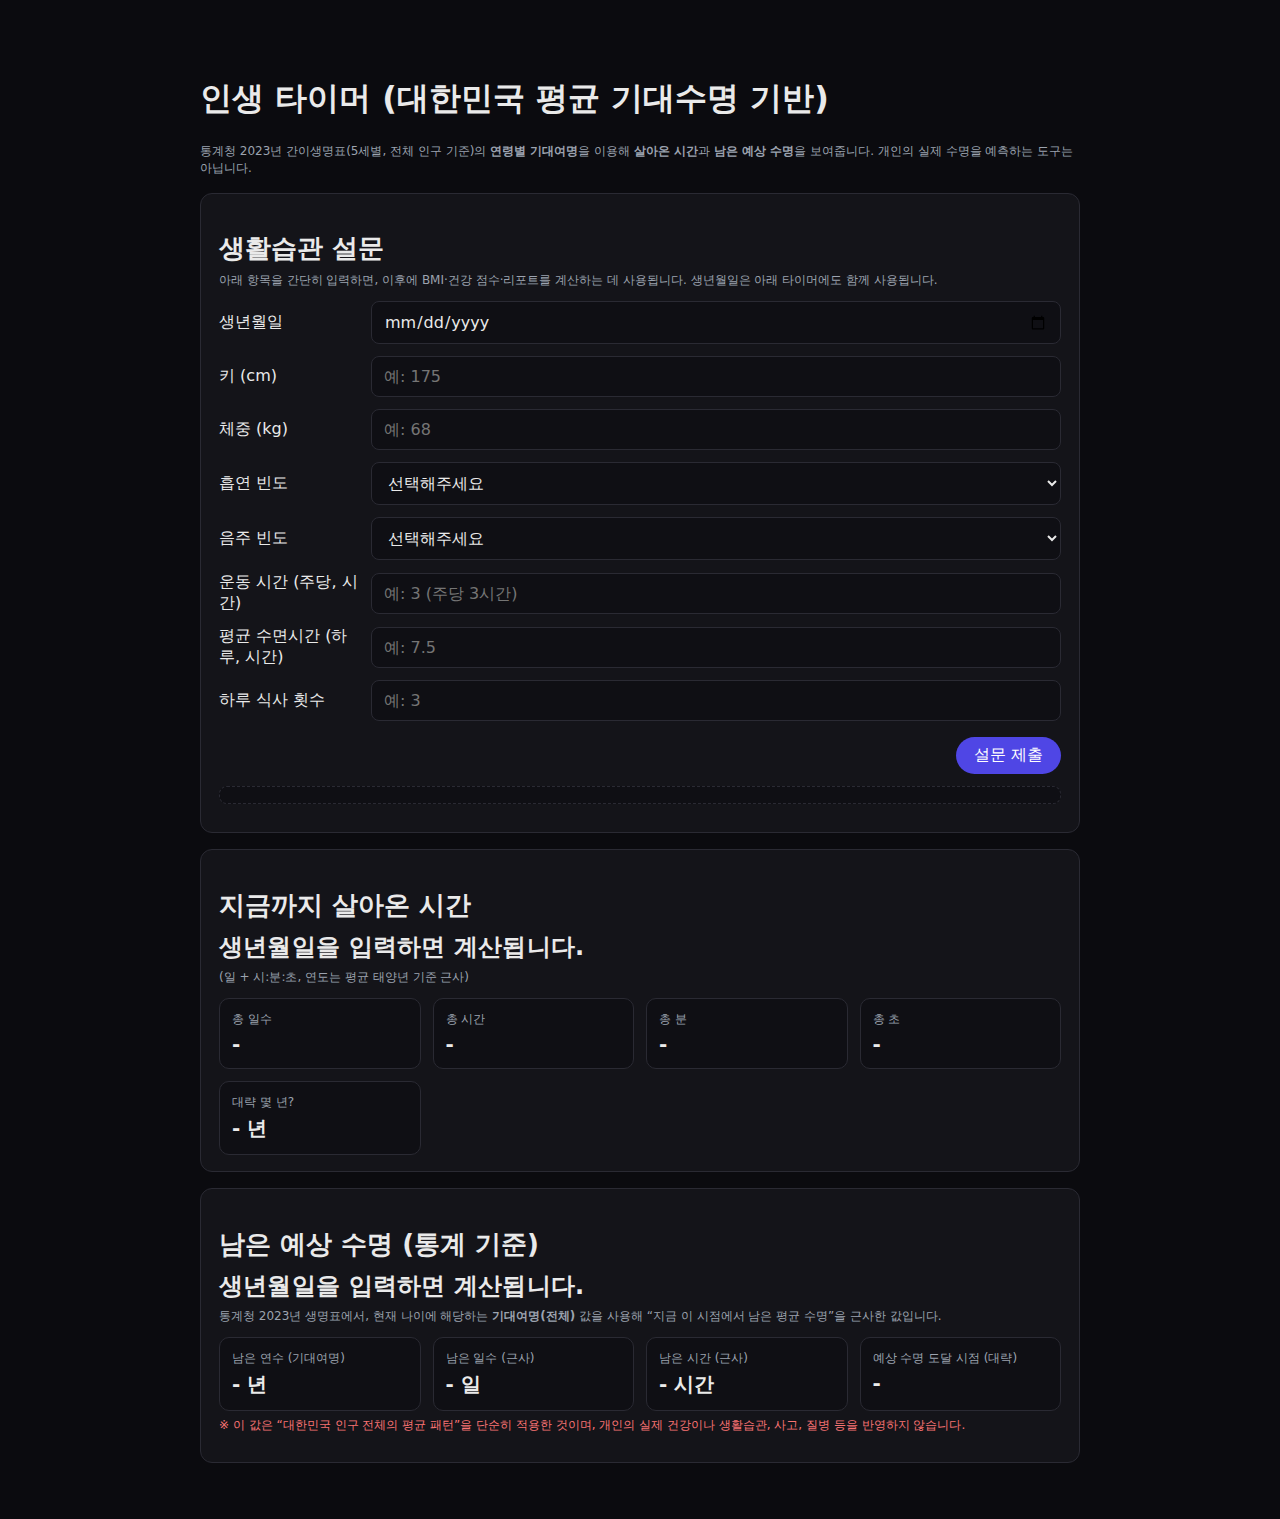
<file: index.html>
<!doctype html>
<html lang="ko">
<head>
  <meta charset="utf-8" />
  <title>인생 타이머 & 생활습관 설문</title>
  <meta name="viewport" content="width=device-width, initial-scale=1" />

  <link rel="stylesheet" href="style.css" />
</head>
<body>
  <div class="wrap">
    <h1>인생 타이머 (대한민국 평균 기대수명 기반)</h1>
    <p class="sub">
      통계청 2023년 간이생명표(5세별, 전체 인구 기준)의 <b>연령별 기대여명</b>을 이용해
      <b>살아온 시간</b>과 <b>남은 예상 수명</b>을 보여줍니다. 개인의 실제 수명을 예측하는 도구는 아닙니다.
    </p>

    <!-- 🟡 1. 생활습관 설문 (맨 위로 이동) -->
    <section id="survey-section" class="card">
      <h2 class="title">생활습관 설문</h2>
      <p class="sub">
        아래 항목을 간단히 입력하면, 이후에 BMI·건강 점수·리포트를 계산하는 데 사용됩니다.
        생년월일은 아래 타이머에도 함께 사용됩니다.
      </p>

      <form id="lifestyle-form">
        <!-- 설문용 생년월일 = 타이머에 쓰는 생년월일 -->
        <div class="row">
          <label for="survey-birth">생년월일</label>
          <input
            id="survey-birth"
            name="birth"
            type="date"
            required
          />
        </div>

        <!-- 키 / 체중 -->
        <div class="row">
          <label for="height">키 (cm)</label>
          <input
            id="height"
            name="height"
            type="number"
            min="50"
            max="250"
            placeholder="예: 175"
            required
          />
        </div>

        <div class="row">
          <label for="weight">체중 (kg)</label>
          <input
            id="weight"
            name="weight"
            type="number"
            min="20"
            max="250"
            placeholder="예: 68"
            required
          />
        </div>

        <!-- 흡연 -->
        <div class="row">
          <label for="smoking">흡연 빈도</label>
          <select id="smoking" name="smoking" required>
            <option value="" disabled selected>선택해주세요</option>
            <option value="none">전혀 피우지 않음</option>
            <option value="rare">가끔 (주 1~2회)</option>
            <option value="light">매일, 하루 1~5개비</option>
            <option value="medium">매일, 하루 6~10개비</option>
            <option value="heavy">매일, 하루 11개비 이상</option>
          </select>
        </div>

        <!-- 음주 -->
        <div class="row">
          <label for="alcohol">음주 빈도</label>
          <select id="alcohol" name="alcohol" required>
            <option value="" disabled selected>선택해주세요</option>
            <option value="none">전혀 마시지 않음</option>
            <option value="rare">가끔 (월 1~2회)</option>
            <option value="weekly">주 1~2회</option>
            <option value="often">주 3회 이상</option>
          </select>
        </div>

        <!-- 운동 -->
        <div class="row">
          <label for="exercise">운동 시간 (주당, 시간)</label>
          <input
            id="exercise"
            name="exercise_hours_per_week"
            type="number"
            min="0"
            max="168"
            step="0.5"
            placeholder="예: 3 (주당 3시간)"
            required
          />
        </div>

        <!-- 수면 -->
        <div class="row">
          <label for="sleep">평균 수면시간 (하루, 시간)</label>
          <input
            id="sleep"
            name="sleep_hours"
            type="number"
            min="0"
            max="24"
            step="0.5"
            placeholder="예: 7.5"
            required
          />
        </div>

        <!-- 식사 -->
        <div class="row">
          <label for="meals">하루 식사 횟수</label>
          <input
            id="meals"
            name="meals_per_day"
            type="number"
            min="0"
            max="10"
            placeholder="예: 3"
            required
          />
        </div>

        <div style="margin-top: 16px; text-align: right;">
          <button type="submit" id="survey-submit-btn">
            설문 제출
          </button>
        </div>
      </form>

      <pre id="survey-debug" class="sub"></pre>
    </section>

    <!-- 🟢 2. 타이머 영역 (아래로 내려감, 별도 생년월일 입력 없음) -->

    <!-- 살아온 시간 -->
    <section class="card">
      <h2 class="title">지금까지 살아온 시간</h2>
      <div id="lived-main" class="stat-main">생년월일을 입력하면 계산됩니다.</div>
      <div class="sub">(일 + 시:분:초, 연도는 평균 태양년 기준 근사)</div>

      <div class="grid">
        <div class="pill">
          <div class="label">총 일수</div>
          <div class="value" id="lived-days">-</div>
        </div>
        <div class="pill">
          <div class="label">총 시간</div>
          <div class="value" id="lived-hours">-</div>
        </div>
        <div class="pill">
          <div class="label">총 분</div>
          <div class="value" id="lived-mins">-</div>
        </div>
        <div class="pill">
          <div class="label">총 초</div>
          <div class="value" id="lived-secs">-</div>
        </div>
        <div class="pill">
          <div class="label">대략 몇 년?</div>
          <div class="value" id="lived-years">- 년</div>
        </div>
      </div>
    </section>

    <!-- 남은 예상 수명 -->
    <section class="card">
      <h2 class="title">남은 예상 수명 (통계 기준)</h2>
      <div id="remain-main" class="stat-main">생년월일을 입력하면 계산됩니다.</div>
      <div class="sub">
        통계청 2023년 생명표에서, 현재 나이에 해당하는 <b>기대여명(전체)</b> 값을 사용해
        “지금 이 시점에서 남은 평균 수명”을 근사한 값입니다.
      </div>

      <div class="grid">
        <div class="pill">
          <div class="label">남은 연수 (기대여명)</div>
          <div class="value" id="remain-years">- 년</div>
        </div>
        <div class="pill">
          <div class="label">남은 일수 (근사)</div>
          <div class="value" id="remain-days">- 일</div>
        </div>
        <div class="pill">
          <div class="label">남은 시간 (근사)</div>
          <div class="value" id="remain-hours">- 시간</div>
        </div>
        <div class="pill">
          <div class="label">예상 수명 도달 시점 (대략)</div>
          <div class="value" id="expected-death-date">-</div>
        </div>
      </div>

      <p class="sub danger">
        ※ 이 값은 “대한민국 인구 전체의 평균 패턴”을 단순히 적용한 것이며,
        개인의 실제 건강이나 생활습관, 사고, 질병 등을 반영하지 않습니다.
      </p>
    </section>
  </div>

  <script src="app.js"></script>
</body>
</html>
</file>
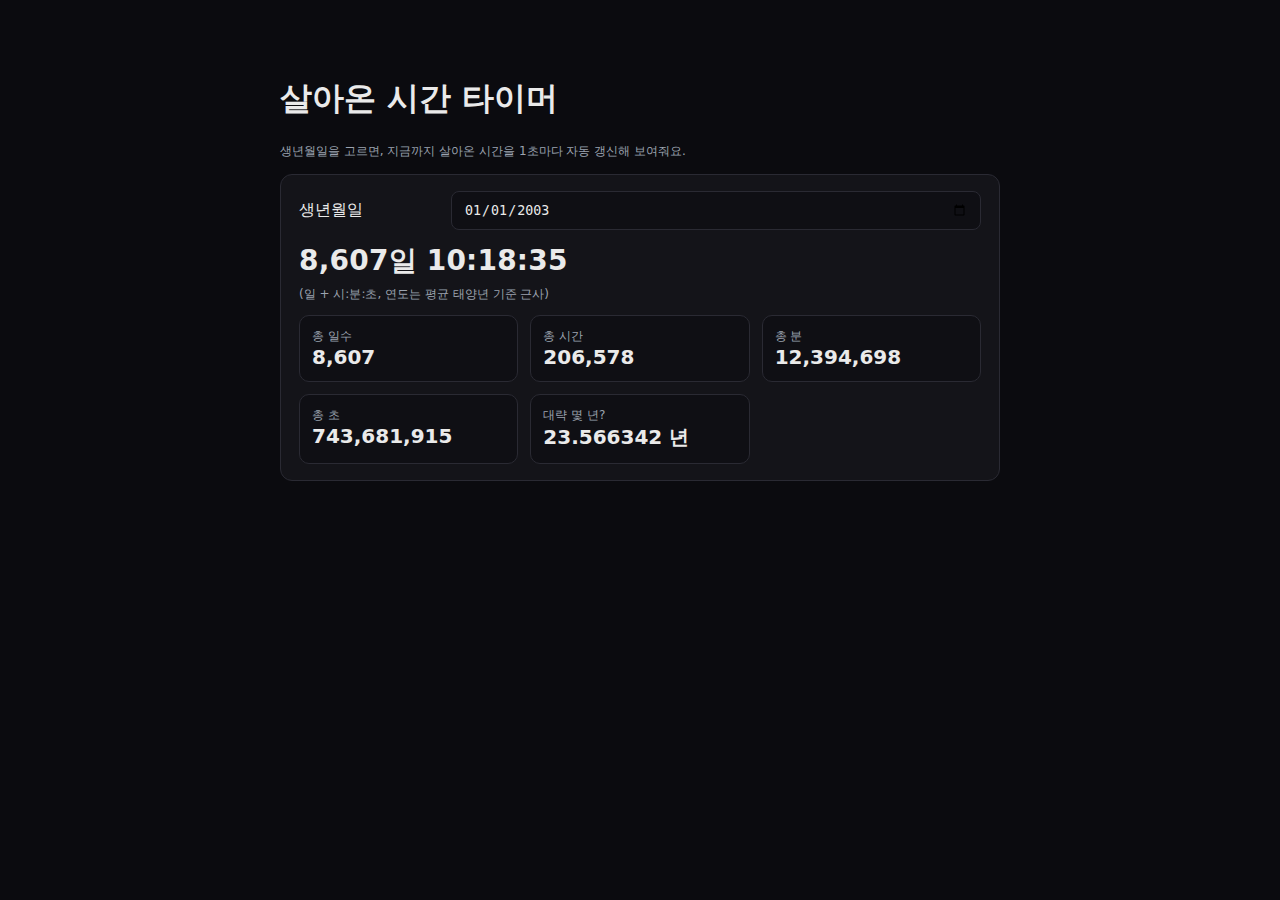
<file: project.html>
<!doctype html>
<html lang="ko">
<head>
  <meta charset="utf-8" />
  <title>살아온 시간 타이머 (기초)</title>
  <meta name="viewport" content="width=device-width, initial-scale=1" />
  <style>
    body { font-family: system-ui, -apple-system, Segoe UI, Roboto, sans-serif; background:#0b0b0f; color:#eaeaea; }
    .wrap { max-width: 720px; margin: 40px auto; padding: 16px; }
    .card { background:#141419; border:1px solid #2a2a33; border-radius:12px; padding:16px 18px; }
    .row { display:grid; grid-template-columns: 140px 1fr; gap:12px; align-items:center; margin-bottom:12px; }
    input[type="date"]{ background:#0f0f14; color:#eaeaea; border:1px solid #2a2a33; border-radius:8px; padding:10px 12px; }
    .stat { font-size: 28px; font-weight: 800; letter-spacing: .2px; }
    .sub  { color:#9ca3af; font-size: 12px; margin-top: 6px; }
    .grid { display:grid; grid-template-columns: repeat(auto-fit,minmax(180px,1fr)); gap:12px; margin-top:12px; }
    .pill { background:#0f0f14; border:1px solid #2a2a33; border-radius:10px; padding:12px; }
    .value { font-weight: 700; font-size: 20px; }
    .muted { color:#9ca3af; font-size:12px; }
  </style>
</head>
<body>
  <div class="wrap">
    <h1>살아온 시간 타이머</h1>
    <p class="sub">생년월일을 고르면, 지금까지 살아온 시간을 1초마다 자동 갱신해 보여줘요.</p>

    <div class="card" style="margin-top:14px;">
      <div class="row">
        <label for="birth">생년월일</label>
        <input id="birth" type="date" value="2003-01-01" />
      </div>

      <div style="margin-top:8px;">
        <div class="stat" id="clock">생년월일을 불러오는 중…</div>
        <div class="sub" id="explain">(일 + 시:분:초, 연도는 평균 태양년 기준 근사)</div>
      </div>

      <div class="grid">
        <div class="pill">
          <div class="muted">총 일수</div>
          <div class="value" id="days">-</div>
        </div>
        <div class="pill">
          <div class="muted">총 시간</div>
          <div class="value" id="hours">-</div>
        </div>
        <div class="pill">
          <div class="muted">총 분</div>
          <div class="value" id="mins">-</div>
        </div>
        <div class="pill">
          <div class="muted">총 초</div>
          <div class="value" id="secs">-</div>
        </div>
        <div class="pill">
          <div class="muted">대략 몇 년?</div>
          <div class="value" id="years">- 년</div>
        </div>
      </div>
    </div>
  </div>

  <script>
    // 평균 태양년(윤년 포함 근사)
    const MS_PER_YEAR = 365.2425 * 24 * 60 * 60 * 1000;

    const birthInput = document.getElementById('birth');
    const clockEl   = document.getElementById('clock');
    const daysEl    = document.getElementById('days');
    const hoursEl   = document.getElementById('hours');
    const minsEl    = document.getElementById('mins');
    const secsEl    = document.getElementById('secs');
    const yearsEl   = document.getElementById('years');

    let timerId;

    function start() {
      if (timerId) clearInterval(timerId);
      tick(); // 즉시 1회 갱신
      timerId = setInterval(tick, 1000); // 매초 갱신
    }

    function tick() {
      const birthStr = birthInput.value;
      if (!birthStr) {
        clockEl.textContent = '생년월일을 선택해주세요.';
        return;
      }

      // 로컬 자정 기준으로 고정 (타임존 혼동 최소화)
      const birthDate = new Date(birthStr + 'T00:00:00');
      const now = new Date();

      // 음수 방지
      const ms = Math.max(0, now.getTime() - birthDate.getTime());

      // 큰 단위들
      const totalSeconds = Math.floor(ms / 1000);
      const s = totalSeconds % 60;
      const totalMinutes = Math.floor(totalSeconds / 60);
      const m = totalMinutes % 60;
      const totalHours = Math.floor(totalMinutes / 60);
      const h = totalHours % 24;
      const d = Math.floor(totalHours / 24);

      // 보조 지표
      const approxYears = (ms / MS_PER_YEAR).toFixed(6);
      const totalMins   = Math.floor(ms / (1000 * 60));
      const totalHrs    = Math.floor(ms / (1000 * 60 * 60));
      const totalDays   = Math.floor(ms / (1000 * 60 * 60 * 24));

      // 화면 반영
      clockEl.textContent = `${number(d)}일  ${pad(h)}:${pad(m)}:${pad(s)}`;
      daysEl.textContent  = number(totalDays);
      hoursEl.textContent = number(totalHrs);
      minsEl.textContent  = number(totalMins);
      secsEl.textContent  = number(totalSeconds);
      yearsEl.textContent = `${approxYears} 년`;
    }

    function pad(n){ return String(n).padStart(2,'0'); }
    function number(n){ return n.toLocaleString('ko-KR'); }

    birthInput.addEventListener('change', start);
    // 초기 시작
    start();
  </script>
</body>
</html>
</file>
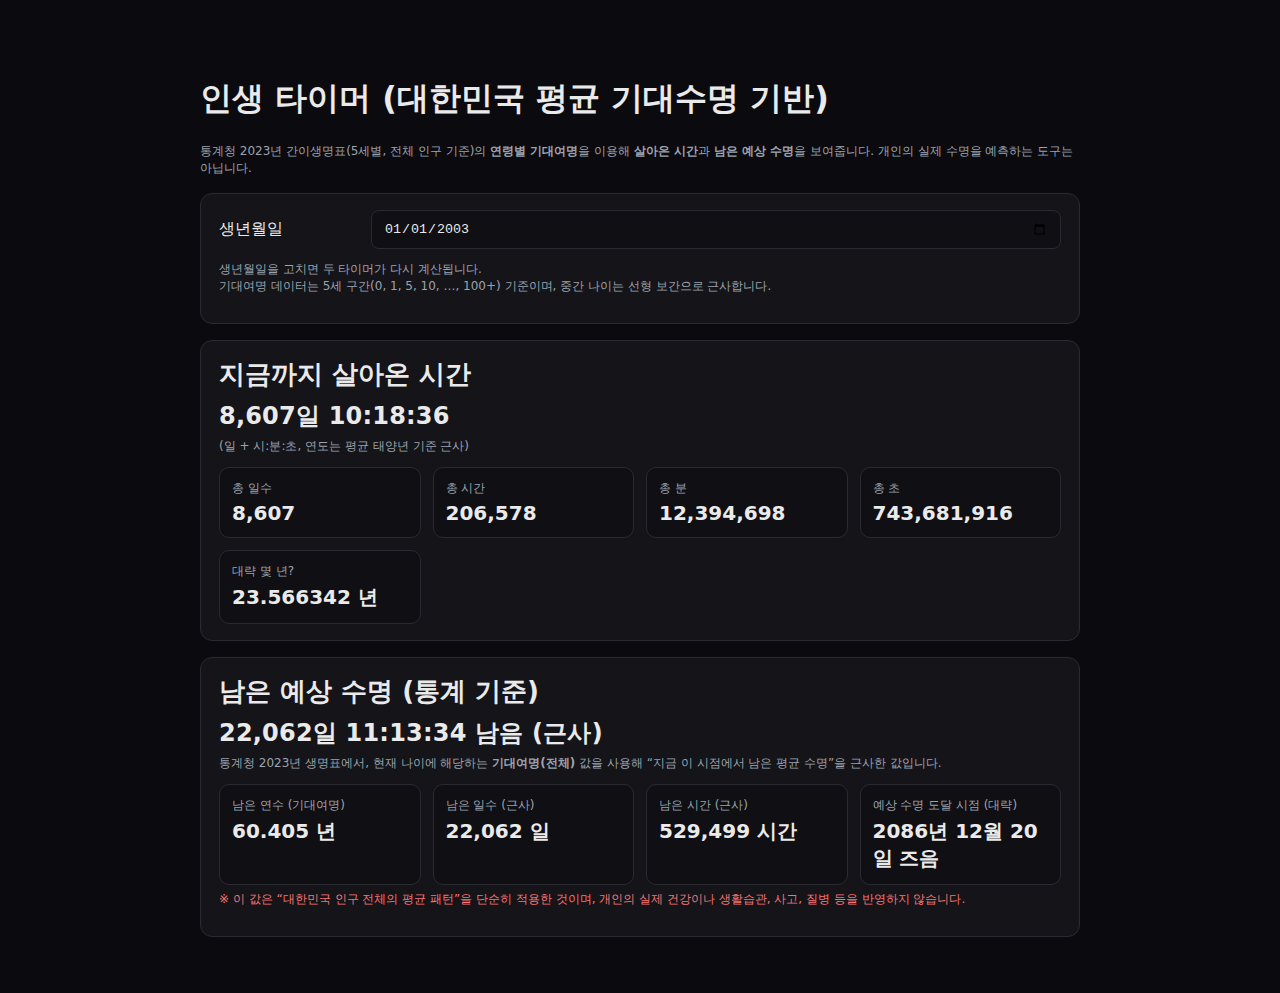
<file: project_v2.html>
<!doctype html>
<html lang="ko">
<head>
  <meta charset="utf-8" />
  <title>살아온 시간 & 남은 예상 수명 타이머</title>
  <meta name="viewport" content="width=device-width, initial-scale=1" />
  <style>
    body { font-family: system-ui, -apple-system, Segoe UI, Roboto, sans-serif; background:#0b0b0f; color:#eaeaea; }
    .wrap { max-width: 880px; margin: 40px auto; padding: 16px; }
    .card { background:#141419; border:1px solid #2a2a33; border-radius:12px; padding:16px 18px; margin-top:16px; }
    .row { display:grid; grid-template-columns: 140px 1fr; gap:12px; align-items:center; margin-bottom:12px; }
    input[type="date"]{ background:#0f0f14; color:#eaeaea; border:1px solid #2a2a33; border-radius:8px; padding:10px 12px; }
    .title { font-size: 26px; font-weight: 800; margin-bottom:6px; }
    .stat-main { font-size: 24px; font-weight: 800; letter-spacing: .2px; margin-top:8px; }
    .sub  { color:#9ca3af; font-size: 12px; margin-top: 6px; }
    .grid { display:grid; grid-template-columns: repeat(auto-fit,minmax(180px,1fr)); gap:12px; margin-top:12px; }
    .pill { background:#0f0f14; border:1px solid #2a2a33; border-radius:10px; padding:12px; }
    .label { color:#9ca3af; font-size:12px; }
    .value { font-weight: 700; font-size: 20px; margin-top:4px; }
    .danger { color:#f97373; }
    .ok { color:#4ade80; }
  </style>
</head>
<body>
  <div class="wrap">
    <h1>인생 타이머 (대한민국 평균 기대수명 기반)</h1>
    <p class="sub">
      통계청 2023년 간이생명표(5세별, 전체 인구 기준)의 <b>연령별 기대여명</b>을 이용해
      <b>살아온 시간</b>과 <b>남은 예상 수명</b>을 보여줍니다. 개인의 실제 수명을 예측하는 도구는 아닙니다.
    </p>

    <!-- 생년월일 입력 -->
    <div class="card">
      <div class="row">
        <label for="birth">생년월일</label>
        <input id="birth" type="date" value="2003-01-01" />
      </div>
      <p class="sub">
        생년월일을 고치면 두 타이머가 다시 계산됩니다. <br>
        기대여명 데이터는 5세 구간(0, 1, 5, 10, …, 100+) 기준이며, 중간 나이는 선형 보간으로 근사합니다.
      </p>
    </div>

    <!-- 살아온 시간 -->
    <div class="card">
      <div class="title">지금까지 살아온 시간</div>
      <div id="lived-main" class="stat-main">계산 중…</div>
      <div class="sub">(일 + 시:분:초, 연도는 평균 태양년 기준 근사)</div>

      <div class="grid">
        <div class="pill">
          <div class="label">총 일수</div>
          <div class="value" id="lived-days">-</div>
        </div>
        <div class="pill">
          <div class="label">총 시간</div>
          <div class="value" id="lived-hours">-</div>
        </div>
        <div class="pill">
          <div class="label">총 분</div>
          <div class="value" id="lived-mins">-</div>
        </div>
        <div class="pill">
          <div class="label">총 초</div>
          <div class="value" id="lived-secs">-</div>
        </div>
        <div class="pill">
          <div class="label">대략 몇 년?</div>
          <div class="value" id="lived-years">- 년</div>
        </div>
      </div>
    </div>

    <!-- 남은 예상 수명 -->
    <div class="card">
      <div class="title">남은 예상 수명 (통계 기준)</div>
      <div id="remain-main" class="stat-main">계산 중…</div>
      <div class="sub">
        통계청 2023년 생명표에서, 현재 나이에 해당하는 <b>기대여명(전체)</b> 값을 사용해
        “지금 이 시점에서 남은 평균 수명”을 근사한 값입니다.
      </div>

      <div class="grid">
        <div class="pill">
          <div class="label">남은 연수 (기대여명)</div>
          <div class="value" id="remain-years">- 년</div>
        </div>
        <div class="pill">
          <div class="label">남은 일수 (근사)</div>
          <div class="value" id="remain-days">- 일</div>
        </div>
        <div class="pill">
          <div class="label">남은 시간 (근사)</div>
          <div class="value" id="remain-hours">- 시간</div>
        </div>
        <div class="pill">
          <div class="label">예상 수명 도달 시점 (대략)</div>
          <div class="value" id="expected-death-date">-</div>
        </div>
      </div>

      <p class="sub danger">
        ※ 이 값은 “대한민국 인구 전체의 평균 패턴”을 단순히 적용한 것이며,
        개인의 실제 건강이나 생활습관, 사고, 질병 등을 반영하지 않습니다.
      </p>
    </div>
  </div>

  <script>
    // ─────────────────────────────────────
    // 1. 기본 상수 & DOM 요소
    // ─────────────────────────────────────
    const MS_PER_YEAR = 365.2425 * 24 * 60 * 60 * 1000;

    const birthInput = document.getElementById('birth');

    // 살아온 시간 출력 요소
    const livedMain  = document.getElementById('lived-main');
    const livedDays  = document.getElementById('lived-days');
    const livedHours = document.getElementById('lived-hours');
    const livedMins  = document.getElementById('lived-mins');
    const livedSecs  = document.getElementById('lived-secs');
    const livedYears = document.getElementById('lived-years');

    // 남은 시간 출력 요소
    const remainMain   = document.getElementById('remain-main');
    const remainYears  = document.getElementById('remain-years');
    const remainDays   = document.getElementById('remain-days');
    const remainHours  = document.getElementById('remain-hours');
    const expDeathDate = document.getElementById('expected-death-date');

    let timerId = null;
    let expectedDeathTime = null; // Date 객체

    // ─────────────────────────────────────
    // 2. 2023 간이생명표(5세별, 전체 기대여명) 데이터
    //    업로드한 파일에서 "연령별 기대여명(전체)"만 뽑은 것
    // ─────────────────────────────────────
    const lifeTable = [
      { age: 0,   ex: 83.5 },
      { age: 1,   ex: 82.7 },
      { age: 5,   ex: 78.7 },
      { age: 10,  ex: 73.8 },
      { age: 15,  ex: 68.8 },
      { age: 20,  ex: 63.9 },
      { age: 25,  ex: 59.0 },
      { age: 30,  ex: 54.1 },
      { age: 35,  ex: 49.3 },
      { age: 40,  ex: 44.4 },
      { age: 45,  ex: 39.7 },
      { age: 50,  ex: 35.0 },
      { age: 55,  ex: 30.4 },
      { age: 60,  ex: 25.9 },
      { age: 65,  ex: 21.5 },
      { age: 70,  ex: 17.2 },
      { age: 75,  ex: 13.2 },
      { age: 80,  ex: 9.7 },
      { age: 85,  ex: 6.8 },
      { age: 90,  ex: 4.7 },
      { age: 95,  ex: 3.2 },
      { age: 100, ex: 2.2 }, // "100+"를 100으로 처리
    ];

    // 주어진 나이(실수, 예: 22.4세)에 대해
    // lifeTable에서 가장 가까운 두 점 사이를 선형 보간해서 기대여명(남은 연수)을 근사
    function lookupRemainingYears(ageYears) {
      const n = lifeTable.length;
      if (ageYears <= lifeTable[0].age) return lifeTable[0].ex;
      if (ageYears >= lifeTable[n - 1].age) return lifeTable[n - 1].ex;

      for (let i = 0; i < n - 1; i++) {
        const a0 = lifeTable[i];
        const a1 = lifeTable[i + 1];
        if (ageYears >= a0.age && ageYears < a1.age) {
          const t = (ageYears - a0.age) / (a1.age - a0.age); // 0~1
          return a0.ex + (a1.ex - a0.ex) * t;
        }
      }
      return lifeTable[n - 1].ex;
    }

    // ─────────────────────────────────────
    // 3. 메인 타이머 로직
    // ─────────────────────────────────────
    function startTimer() {
      if (timerId) clearInterval(timerId);

      const birthStr = birthInput.value;
      if (!birthStr) {
        livedMain.textContent  = '생년월일을 선택해주세요.';
        remainMain.textContent = '생년월일을 선택해주세요.';
        return;
      }

      const birthDate = new Date(birthStr + 'T00:00:00');
      const now       = new Date();

      // 살아온 나이(연 단위, 실수)
      const ageMs    = Math.max(0, now.getTime() - birthDate.getTime());
      const ageYears = ageMs / MS_PER_YEAR;

      // 현재 나이에 대한 기대여명(남은 연수) 근사
      const ex = lookupRemainingYears(ageYears); // 남은 연수

      // "지금 시점"을 기준으로 ex년 뒤를 기대수명 도달 시점으로 본다
      expectedDeathTime = new Date(now.getTime() + ex * MS_PER_YEAR);

      // 바로 한 번 갱신하고, 1초마다 갱신
      tick();
      timerId = setInterval(tick, 1000);
    }

    function tick() {
      const birthStr = birthInput.value;
      if (!birthStr) return;

      const birthDate = new Date(birthStr + 'T00:00:00');
      const now       = new Date();

      // 1) 살아온 시간 계산
      const livedMs = Math.max(0, now.getTime() - birthDate.getTime());
      updateLivedView(livedMs);

      // 2) 남은 예상 수명 계산 (expectedDeathTime 기준 카운트다운)
      if (!expectedDeathTime) return;
      const remainMs = Math.max(0, expectedDeathTime.getTime() - now.getTime());
      updateRemainView(remainMs, birthDate, now);
    }

    // ─────────────────────────────────────
    // 4. 화면 갱신 함수들
    // ─────────────────────────────────────
    function updateLivedView(ms) {
      const totalSeconds = Math.floor(ms / 1000);
      const s            = totalSeconds % 60;
      const totalMinutes = Math.floor(totalSeconds / 60);
      const m            = totalMinutes % 60;
      const totalHours   = Math.floor(totalMinutes / 60);
      const h            = totalHours % 24;
      const d            = Math.floor(totalHours / 24);

      const approxYears  = (ms / MS_PER_YEAR).toFixed(6);
      const totalMins    = Math.floor(ms / (1000 * 60));
      const totalHrs     = Math.floor(ms / (1000 * 60 * 60));
      const totalDays    = Math.floor(ms / (1000 * 60 * 60 * 24));

      livedMain.textContent = `${formatNumber(d)}일  ${pad(h)}:${pad(m)}:${pad(s)}`;
      livedDays.textContent  = formatNumber(totalDays);
      livedHours.textContent = formatNumber(totalHrs);
      livedMins.textContent  = formatNumber(totalMins);
      livedSecs.textContent  = formatNumber(totalSeconds);
      livedYears.textContent = `${approxYears} 년`;
    }

    function updateRemainView(msLeft, birthDate, now) {
      const yearsLeft = msLeft / MS_PER_YEAR;
      const daysLeft  = msLeft / (1000 * 60 * 60 * 24);
      const hoursLeft = msLeft / (1000 * 60 * 60);

      const totalSeconds = Math.floor(msLeft / 1000);
      const s            = totalSeconds % 60;
      const totalMinutes = Math.floor(totalSeconds / 60);
      const m            = totalMinutes % 60;
      const totalHours   = Math.floor(totalMinutes / 60);
      const h            = totalHours % 24;
      const d            = Math.floor(totalHours / 24);

      remainMain.textContent = `${formatNumber(d)}일  ${pad(h)}:${pad(m)}:${pad(s)} 남음 (근사)`;
      remainYears.textContent = `${yearsLeft.toFixed(3)} 년`;
      remainDays.textContent  = `${Math.floor(daysLeft).toLocaleString('ko-KR')} 일`;
      remainHours.textContent = `${Math.floor(hoursLeft).toLocaleString('ko-KR')} 시간`;

      // 예상 사망 시점(대략)
      if (msLeft <= 0) {
        expDeathDate.textContent = '통계상 기대수명을 이미 초과했습니다 (축하합니다 🎉)';
      } else {
        const expected = expectedDeathTime;
        const y = expected.getFullYear();
        const mon = expected.getMonth() + 1;
        const d2 = expected.getDate();
        expDeathDate.textContent = `${y}년 ${mon}월 ${d2}일 즈음`;
      }
    }

    // ─────────────────────────────────────
    // 5. 유틸 함수
    // ─────────────────────────────────────
    function pad(n){ return String(n).padStart(2,'0'); }
    function formatNumber(n){ return n.toLocaleString('ko-KR'); }

    // 입력이 바뀔 때마다 재계산
    birthInput.addEventListener('change', startTimer);

    // 첫 시작
    startTimer();
  </script>
</body>
</html>
</file>
<file: style.css>
body {
  font-family: system-ui, -apple-system, Segoe UI, Roboto, sans-serif;
  background:#0b0b0f;
  color:#eaeaea;
}

.wrap {
  max-width: 880px;
  margin: 40px auto;
  padding: 16px;
}

.card {
  background:#141419;
  border:1px solid #2a2a33;
  border-radius:12px;
  padding:16px 18px;
  margin-top:16px;
}

.row {
  display:grid;
  grid-template-columns: 140px 1fr;
  gap:12px;
  align-items:center;
  margin-bottom:12px;
}

input[type="date"],
input[type="number"],
select {
  background:#0f0f14;
  color:#eaeaea;
  border:1px solid #2a2a33;
  border-radius:8px;
  padding:10px 12px;
}

input, select, button {
  font: inherit;
}

button {
  background:#4f46e5;
  color:white;
  border:none;
  border-radius:999px;
  padding:8px 18px;
  cursor:pointer;
}

button:hover {
  background:#6366f1;
}

.title {
  font-size: 26px;
  font-weight: 800;
  margin-bottom:6px;
}

.sub {
  color:#9ca3af;
  font-size: 12px;
  margin-top: 6px;
}

.stat-main {
  font-size: 24px;
  font-weight: 800;
  letter-spacing: .2px;
  margin-top:8px;
}

.grid {
  display:grid;
  grid-template-columns: repeat(auto-fit,minmax(180px,1fr));
  gap:12px;
  margin-top:12px;
}

.pill {
  background:#0f0f14;
  border:1px solid #2a2a33;
  border-radius:10px;
  padding:12px;
}

.label {
  color:#9ca3af;
  font-size:12px;
}

.value {
  font-weight: 700;
  font-size: 20px;
  margin-top:4px;
}

.danger {
  color:#f97373;
}

.ok {
  color:#4ade80;
}

#survey-debug {
  margin-top:12px;
  white-space:pre-wrap;
  background:#0f0f14;
  border:1px dashed #2a2a33;
  padding:8px;
  border-radius:8px;
}
</file>
